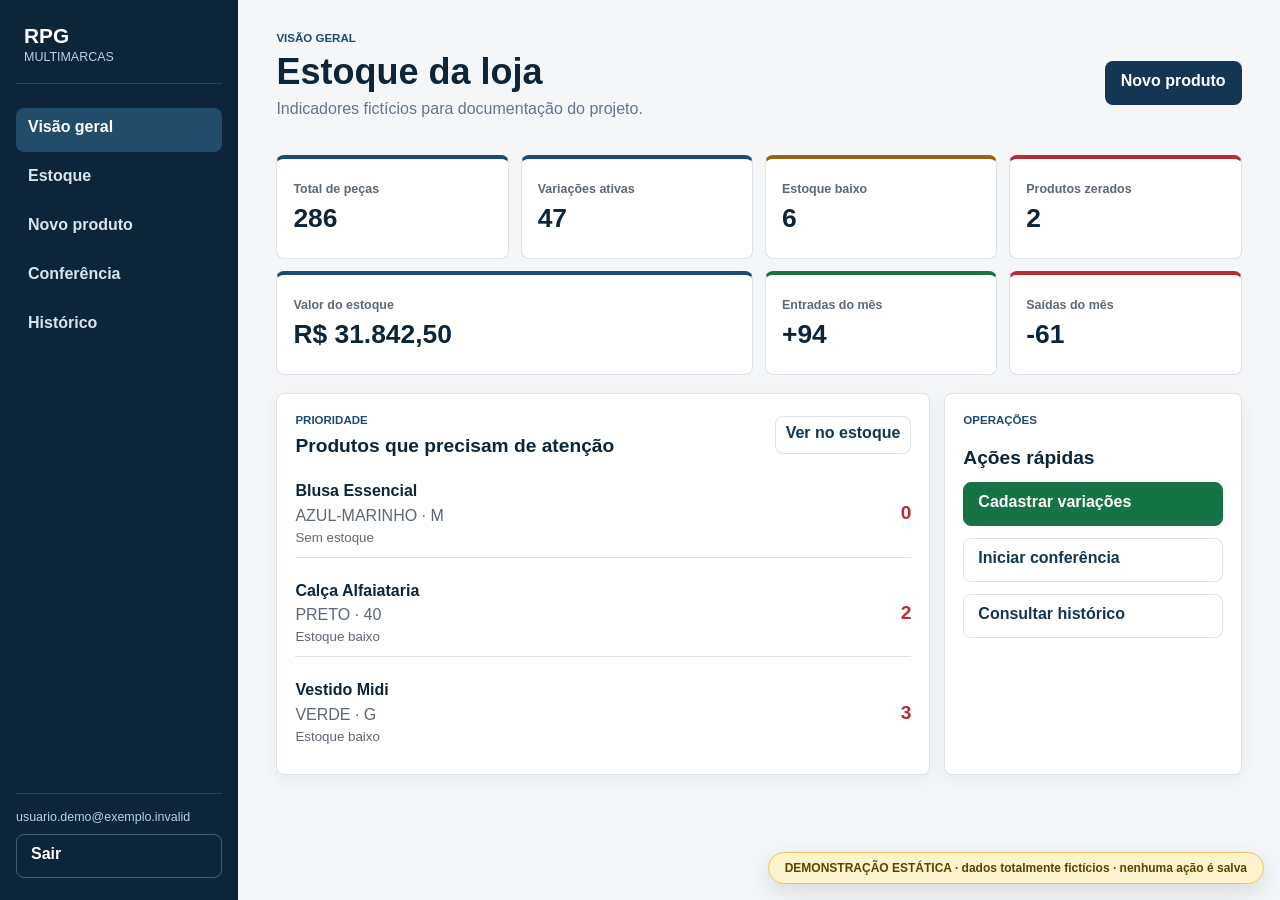
<file: docs/demo.html>
<!DOCTYPE html>
<html lang="pt-BR">
<head>
  <meta charset="UTF-8">
  <meta name="viewport" content="width=device-width, initial-scale=1.0">
  <meta name="robots" content="noindex">
  <title>Demonstração | RPG Multimarcas</title>
  <link rel="stylesheet" href="../css/style.css">
  <style>
    .demo-banner { position: fixed; z-index: 999; right: 16px; bottom: 16px; background: #fff3cd; color: #594400; border: 1px solid #e7c966; border-radius: 999px; padding: 8px 16px; font-size: 12px; font-weight: 800; box-shadow: 0 8px 24px rgba(0,0,0,.12); white-space: nowrap; }
    .demo-nav-link { text-decoration: none; }
    .demo-screen[hidden] { display: none !important; }
    .demo-caption { color: var(--muted-text, #64748b); margin-top: 4px; }
    @media (max-width: 760px) { .demo-banner { top: auto; bottom: 76px; max-width: calc(100% - 24px); white-space: normal; text-align: center; } }
  </style>
</head>
<body>
  <div class="demo-banner">DEMONSTRAÇÃO ESTÁTICA · dados totalmente fictícios · nenhuma ação é salva</div>
  <div class="app-shell">
    <aside class="sidebar">
      <div class="sidebar-brand"><div><strong>RPG</strong><span>Multimarcas</span></div></div>
      <nav class="side-nav" aria-label="Telas da demonstração">
        <a class="nav-button demo-nav-link" data-link="dashboard" href="?tela=dashboard">Visão geral</a>
        <a class="nav-button demo-nav-link" data-link="estoque" href="?tela=estoque">Estoque</a>
        <a class="nav-button demo-nav-link" data-link="cadastro" href="?tela=cadastro">Novo produto</a>
        <a class="nav-button demo-nav-link" data-link="conferencia" href="?tela=conferencia">Conferência</a>
        <a class="nav-button demo-nav-link" data-link="historico" href="?tela=historico">Histórico</a>
      </nav>
      <div class="sidebar-session"><span class="user-email">usuario.demo@exemplo.invalid</span><span class="button ghost-button">Sair</span></div>
    </aside>

    <main class="workspace">
      <header class="mobile-header"><div class="mobile-brand"><span>RPG Multimarcas</span><strong id="demo-page-title">Demonstração</strong></div><span class="button icon-text-button">Sair</span></header>

      <section class="app-section demo-screen" data-screen="dashboard">
        <div class="page-heading"><div><p class="eyebrow">Visão geral</p><h1>Estoque da loja</h1><p class="demo-caption">Indicadores fictícios para documentação do projeto.</p></div><span class="button primary-button">Novo produto</span></div>
        <div class="dashboard-metrics" aria-label="Resumo demonstrativo">
          <article class="summary-metric primary-metric"><span>Total de peças</span><strong>286</strong></article>
          <article class="summary-metric"><span>Variações ativas</span><strong>47</strong></article>
          <article class="summary-metric warning-metric"><span>Estoque baixo</span><strong>6</strong></article>
          <article class="summary-metric danger-metric"><span>Produtos zerados</span><strong>2</strong></article>
          <article class="summary-metric value-metric"><span>Valor do estoque</span><strong>R$ 31.842,50</strong></article>
          <article class="summary-metric success-metric"><span>Entradas do mês</span><strong>+94</strong></article>
          <article class="summary-metric danger-metric"><span>Saídas do mês</span><strong>-61</strong></article>
        </div>
        <div class="dashboard-columns">
          <section class="panel attention-panel"><div class="section-heading"><div><p class="eyebrow">Prioridade</p><h2>Produtos que precisam de atenção</h2></div><span class="button ghost-button compact-button">Ver no estoque</span></div>
            <div class="attention-list">
              <article class="attention-item"><div><h3>Blusa Essencial</h3><p>AZUL-MARINHO · M</p><small>Sem estoque</small></div><span class="attention-count">0</span></article>
              <article class="attention-item"><div><h3>Calça Alfaiataria</h3><p>PRETO · 40</p><small>Estoque baixo</small></div><span class="attention-count">2</span></article>
              <article class="attention-item"><div><h3>Vestido Midi</h3><p>VERDE · G</p><small>Estoque baixo</small></div><span class="attention-count">3</span></article>
            </div>
          </section>
          <section class="panel quick-panel"><p class="eyebrow">Operações</p><h2>Ações rápidas</h2><div class="quick-actions"><span class="button secondary-button">Cadastrar variações</span><span class="button ghost-button">Iniciar conferência</span><span class="button ghost-button">Consultar histórico</span></div></section>
        </div>
      </section>

      <section class="app-section demo-screen" data-screen="estoque" hidden>
        <div class="page-heading stock-heading"><div><p class="eyebrow">Produtos ativos</p><h1>Estoque</h1><p class="demo-caption">Produtos e quantidades fictícios.</p></div><div class="heading-actions"><div class="segmented-control"><span class="active">Individual</span><span>Por modelo</span></div><span class="button primary-button">Novo produto</span></div></div>
        <div class="panel filter-panel"><div class="section-heading"><h2>Pesquisar no estoque inteiro</h2></div><div class="filters global-filters"><label class="wide-field">Produto<input type="search" placeholder="Nome, descrição, cor ou tamanho"></label><label>Categoria<select><option>Todas</option></select></label><label>Cor<select><option>Todas</option></select></label><label>Tamanho<select><option>Todos</option></select></label><label>Situação<select><option>Todos</option></select></label></div></div>
        <div class="products-list">
          <article class="product-card normal"><button class="quantity-button minus">−</button><div class="product-main"><div class="card-top"><div><h3>Camisa Linho</h3><p>Peça leve de manga longa</p><p class="price-line">Venda: <strong>R$ 129,90</strong></p></div></div><div class="tags"><span class="tag">CAMISAS</span><span class="tag">BRANCO</span><span class="tag">M</span></div><p class="stock-line"><strong>14</strong><span>unidades</span><span class="status-badge normal">Normal</span></p></div><button class="quantity-button plus">+</button></article>
          <article class="product-card low"><button class="quantity-button minus">−</button><div class="product-main"><div class="card-top"><div><h3>Calça Alfaiataria</h3><p>Corte reto</p><p class="price-line">Venda: <strong>R$ 189,90</strong></p></div></div><div class="tags"><span class="tag">CALÇAS</span><span class="tag">PRETO</span><span class="tag">40</span></div><p class="stock-line"><strong>2</strong><span>unidades</span><span class="status-badge low">Estoque baixo</span></p></div><button class="quantity-button plus">+</button></article>
          <article class="product-card empty"><button class="quantity-button minus">−</button><div class="product-main"><div class="card-top"><div><h3>Blusa Essencial</h3><p>Malha canelada</p><p class="price-line">Venda: <strong>R$ 79,90</strong></p></div></div><div class="tags"><span class="tag">BLUSAS</span><span class="tag">AZUL-MARINHO</span><span class="tag">M</span></div><p class="stock-line"><strong>0</strong><span>unidades</span><span class="status-badge empty">Sem estoque</span></p></div><button class="quantity-button plus">+</button></article>
        </div>
      </section>

      <section class="app-section demo-screen" data-screen="cadastro" hidden>
        <div class="page-heading"><div><p class="eyebrow">Cadastro rápido</p><h1>Novo produto por variações</h1><p class="demo-caption">Exemplo sem envio ao banco.</p></div></div>
        <section class="panel form-step"><div class="step-title"><span>1</span><h3>Dados do produto</h3></div><div class="form-grid base-product-grid"><label class="wide-field">Nome do produto<input value="Camisa Linho"></label><label>Categoria<input value="CAMISAS"></label><label>Subcategoria<input value="MANGA LONGA"></label><label class="wide-field">Descrição<input value="Peça leve de manga longa"></label><label>Valor de venda<input value="129,90"></label><label>Estoque mínimo<input value="3"></label></div></section>
        <div class="variation-selectors"><section class="panel form-step"><div class="step-title"><span>2</span><h3>Cores</h3></div><div class="token-list"><span class="tag">BRANCO</span><span class="tag">AZUL</span><span class="tag">PRETO</span></div></section><section class="panel form-step"><div class="step-title"><span>3</span><h3>Tamanhos</h3></div><div class="token-list"><span class="tag">P</span><span class="tag">M</span><span class="tag">G</span></div></section></div>
        <section class="panel form-step"><div class="step-title"><span>4</span><h3>Quantidades por variação</h3></div><div class="conference-result-metrics"><div><span>BRANCO · P</span><strong>4</strong></div><div><span>BRANCO · M</span><strong>6</strong></div><div><span>AZUL · M</span><strong>5</strong></div><div><span>PRETO · G</span><strong>3</strong></div></div><div class="form-actions"><span class="button ghost-button">Cancelar</span><span class="button primary-button">Cadastrar variações</span></div></section>
      </section>

      <section class="app-section demo-screen" data-screen="conferencia" hidden>
        <div class="page-heading"><div><p class="eyebrow">Contagem física</p><h1>Conferência de estoque</h1><p class="demo-caption">Fluxo ilustrativo com produtos fictícios.</p></div></div>
        <div class="conference-layout"><div class="panel conference-toolbar"><div><span class="folder-label">Categoria em conferência</span><h2>CAMISAS</h2><span>7 de 12 produtos conferidos</span><div class="progress-track"><span style="width:58%"></span></div></div><label>Localizar produto<input type="search" placeholder="Nome, cor ou tamanho"></label></div>
          <article class="panel conference-item"><div class="conference-item-main"><p class="eyebrow">CAMISAS · Produto 8 de 12</p><h2>Camisa Linho</h2><div class="conference-item-details"><span class="tag">MANGA LONGA</span><span class="tag">Cor: BRANCO</span><span class="tag">Tamanho: M</span></div><p class="conference-system-qty">Quantidade no início da conferência: <strong>14</strong></p></div><label class="conference-count-field">Quantidade encontrada<input type="number" value="13"></label></article>
          <div class="conference-navigation"><span class="button danger-text-button">Cancelar e sair</span><div class="conference-step-actions"><span class="button ghost-button">Anterior</span><span class="button secondary-button">Salvar e próximo</span></div></div>
        </div>
      </section>

      <section class="app-section demo-screen" data-screen="historico" hidden>
        <div class="page-heading"><div><p class="eyebrow">Auditoria</p><h1>Histórico</h1><p class="demo-caption">Movimentações e responsáveis fictícios.</p></div><span class="button ghost-button">Atualizar</span></div>
        <div class="panel filter-panel"><div class="period-shortcuts"><span class="button chip-button">Hoje</span><span class="button chip-button">Esta semana</span><span class="button chip-button">Este mês</span><span class="button chip-button">Todo o período</span></div></div>
        <div class="history-list">
          <article class="history-item"><div class="history-delta negative">-2</div><div class="history-main"><span class="history-type">Venda</span><h3>Camisa Linho</h3><p>BRANCO · M</p><p>Estoque: <strong>16 → 14</strong></p><small>Responsável: Usuário demonstração</small></div><time class="history-date">08/10/2026 · 10:42</time></article>
          <article class="history-item"><div class="history-delta positive">+5</div><div class="history-main"><span class="history-type">Entrada</span><h3>Vestido Midi</h3><p>VERDE · G</p><p>Estoque: <strong>3 → 8</strong></p><small>Responsável: Usuário demonstração</small></div><time class="history-date">08/10/2026 · 09:18</time></article>
          <article class="history-item"><div class="history-delta neutral">0</div><div class="history-main"><span class="history-type">Edição</span><h3>Calça Alfaiataria</h3><p>PRETO · 40</p><p>Estoque: <strong>2 → 2</strong></p><small>Responsável: Usuário demonstração</small></div><time class="history-date">07/10/2026 · 17:05</time></article>
        </div>
      </section>
    </main>

    <nav class="bottom-nav" aria-label="Navegação mobile"><a class="bottom-nav-button demo-nav-link" href="?tela=dashboard">Início</a><a class="bottom-nav-button demo-nav-link" href="?tela=estoque">Estoque</a><a class="bottom-add-button demo-nav-link" href="?tela=cadastro" aria-label="Novo produto">+</a><a class="bottom-nav-button demo-nav-link" href="?tela=historico">Histórico</a><a class="bottom-nav-button demo-nav-link" href="?tela=conferencia">Conferir</a></nav>
  </div>
  <script>
    const validas = ['dashboard', 'estoque', 'cadastro', 'conferencia', 'historico'];
    const solicitada = new URLSearchParams(location.search).get('tela');
    const tela = validas.includes(solicitada) ? solicitada : 'dashboard';
    document.querySelectorAll('[data-screen]').forEach((item) => { item.hidden = item.dataset.screen !== tela; });
    document.querySelectorAll(`[data-link="${tela}"]`).forEach((item) => item.classList.add('active'));
    document.getElementById('demo-page-title').textContent = { dashboard: 'Visão geral', estoque: 'Estoque', cadastro: 'Novo produto', conferencia: 'Conferência', historico: 'Histórico' }[tela];
  </script>
</body>
</html>
</file>
<file: css/style.css>
:root {
  --navy-950: #0c2538;
  --navy-900: #123654;
  --navy-800: #1a4c73;
  --navy-100: #e8f1f8;
  --green-700: #167345;
  --green-100: #e7f6ee;
  --red-700: #b72f35;
  --red-100: #fdebec;
  --amber-700: #96620e;
  --amber-100: #fff3d6;
  --ink: #17212b;
  --muted: #5d6874;
  --line: #dce2e8;
  --surface: #ffffff;
  --canvas: #f4f6f8;
  --soft: #edf1f4;
  --radius: 8px;
  --shadow: 0 8px 24px rgba(18, 54, 84, 0.09);
}

* {
  box-sizing: border-box;
}

html {
  min-height: 100%;
}

body {
  min-height: 100vh;
  margin: 0;
  background: var(--canvas);
  color: var(--ink);
  font-family: Inter, "Segoe UI", Arial, sans-serif;
}

button,
input,
select,
textarea {
  font: inherit;
}

button {
  cursor: pointer;
}

button:disabled {
  cursor: not-allowed;
  opacity: 0.55;
}

h1,
h2,
h3,
p {
  overflow-wrap: anywhere;
}

h1,
h2,
h3 {
  margin: 0;
  color: var(--navy-950);
  letter-spacing: 0;
}

h1 {
  font-size: clamp(1.65rem, 3vw, 2.25rem);
  line-height: 1.12;
}

h2 {
  font-size: 1.2rem;
  line-height: 1.25;
}

h3 {
  font-size: 1rem;
  line-height: 1.3;
}

p {
  line-height: 1.5;
}

label {
  display: grid;
  gap: 7px;
  color: var(--muted);
  font-size: 0.82rem;
  font-weight: 700;
}

input,
select,
textarea {
  width: 100%;
  min-height: 44px;
  border: 1px solid #c8d0d8;
  border-radius: var(--radius);
  background: var(--surface);
  color: var(--ink);
  padding: 10px 12px;
  outline: none;
}

textarea {
  min-height: 84px;
  resize: vertical;
}

input:focus,
select:focus,
textarea:focus {
  border-color: var(--navy-800);
  box-shadow: 0 0 0 3px rgba(26, 76, 115, 0.14);
}

input[aria-invalid="true"],
select[aria-invalid="true"],
textarea[aria-invalid="true"] {
  border-color: var(--red-700);
  box-shadow: 0 0 0 3px rgba(183, 47, 53, 0.12);
}

.button,
.icon-button,
.quantity-button,
.nav-button,
.bottom-nav-button,
.bottom-add-button,
.segmented-control button {
  min-height: 44px;
  border: 0;
  border-radius: var(--radius);
  font-weight: 750;
}

.primary-button {
  background: var(--navy-900);
  color: #fff;
  padding: 11px 16px;
}

.primary-button:hover {
  background: var(--navy-800);
}

.secondary-button {
  border: 1px solid var(--green-700);
  background: var(--green-700);
  color: #fff;
  padding: 10px 14px;
}

.ghost-button {
  border: 1px solid var(--line);
  background: var(--surface);
  color: var(--navy-900);
  padding: 10px 14px;
}

.ghost-button:hover,
.chip-button:hover {
  background: var(--navy-100);
}

.text-button,
.danger-text-button {
  background: transparent;
  padding: 8px 10px;
}

.text-button {
  color: var(--navy-800);
}

.danger-text-button {
  color: var(--red-700);
}

.compact-button {
  min-height: 38px;
  padding: 7px 10px;
}

.icon-button {
  width: 44px;
  flex: 0 0 44px;
  background: var(--soft);
  color: var(--navy-900);
  font-size: 1.4rem;
}

.eyebrow,
.brand-kicker {
  margin: 0 0 5px;
  color: var(--navy-800);
  font-size: 0.72rem;
  font-weight: 800;
  text-transform: uppercase;
}

.danger-eyebrow {
  color: var(--red-700);
}

.login-view {
  min-height: 100vh;
  display: grid;
  place-items: center;
  padding: 24px;
  background: var(--canvas);
}

.login-panel {
  width: min(100%, 430px);
  padding: 30px;
  border: 1px solid var(--line);
  border-top: 5px solid var(--navy-900);
  border-radius: var(--radius);
  background: var(--surface);
  box-shadow: var(--shadow);
}

.login-brand {
  min-height: 78px;
  display: flex;
  align-items: center;
  gap: 16px;
}

.brand-logo {
  max-width: 150px;
  max-height: 48px;
  object-fit: contain;
}

.login-logo {
  max-width: 180px;
  max-height: 76px;
}

.login-form {
  display: grid;
  gap: 15px;
  margin-top: 28px;
}

.notice {
  margin: 16px 0 0;
  padding: 12px;
  border-radius: var(--radius);
  font-size: 0.88rem;
  font-weight: 700;
}

.notice.warning {
  background: var(--amber-100);
  color: var(--amber-700);
}

.app-shell {
  min-height: 100vh;
  display: grid;
  grid-template-columns: 238px minmax(0, 1fr);
}

.sidebar {
  position: sticky;
  top: 0;
  height: 100vh;
  display: grid;
  grid-template-rows: auto 1fr auto;
  gap: 24px;
  padding: 22px 16px;
  background: var(--navy-950);
  color: #fff;
}

.sidebar-brand {
  min-height: 62px;
  display: flex;
  align-items: center;
  gap: 10px;
  padding: 0 8px 18px;
  border-bottom: 1px solid rgba(255, 255, 255, 0.14);
}

.sidebar-brand strong,
.sidebar-brand span {
  display: block;
}

.sidebar-brand strong {
  font-size: 1.3rem;
}

.sidebar-brand span {
  margin-top: 2px;
  color: #bdd0df;
  font-size: 0.78rem;
  text-transform: uppercase;
}

.sidebar .brand-logo {
  filter: brightness(0) invert(1);
}

.side-nav {
  display: grid;
  align-content: start;
  gap: 5px;
}

.nav-button {
  width: 100%;
  background: transparent;
  color: #d9e5ed;
  padding: 10px 12px;
  text-align: left;
}

.nav-button:hover,
.nav-button.active {
  background: #214c6a;
  color: #fff;
}

.nav-command {
  margin: 8px 0;
  background: var(--green-700);
  color: #fff;
}

.sidebar-session {
  display: grid;
  gap: 10px;
  padding-top: 16px;
  border-top: 1px solid rgba(255, 255, 255, 0.14);
}

.sidebar-session .user-email {
  overflow: hidden;
  color: #bdd0df;
  font-size: 0.78rem;
  text-overflow: ellipsis;
  white-space: nowrap;
}

.sidebar-session .ghost-button {
  border-color: rgba(255, 255, 255, 0.25);
  background: transparent;
  color: #fff;
}

.workspace {
  width: min(100%, 1440px);
  min-width: 0;
  padding: 30px clamp(18px, 3vw, 42px) 48px;
}

.mobile-header,
.bottom-nav {
  display: none;
}

.app-section,
.stock-stack {
  display: grid;
  gap: 18px;
}

.page-heading,
.section-heading,
.folder-heading,
.heading-actions,
.form-actions,
.conference-navigation {
  display: flex;
  align-items: center;
  justify-content: space-between;
  gap: 12px;
}

.heading-actions {
  justify-content: flex-end;
}

.conference-step-actions {
  display: flex;
  align-items: center;
  gap: 12px;
}

.panel {
  padding: 18px;
  border: 1px solid var(--line);
  border-radius: var(--radius);
  background: var(--surface);
  box-shadow: 0 5px 16px rgba(18, 54, 84, 0.05);
}

.dashboard-metrics {
  display: grid;
  grid-template-columns: repeat(4, minmax(150px, 1fr));
  gap: 12px;
}

.summary-metric {
  min-height: 104px;
  display: grid;
  align-content: center;
  gap: 7px;
  padding: 16px;
  border: 1px solid var(--line);
  border-top: 4px solid var(--navy-800);
  border-radius: var(--radius);
  background: var(--surface);
}

.summary-metric span {
  color: var(--muted);
  font-size: 0.78rem;
  font-weight: 700;
}

.summary-metric strong {
  color: var(--navy-950);
  font-size: 1.65rem;
}

.value-metric {
  grid-column: span 2;
}

.success-metric {
  border-top-color: var(--green-700);
}

.warning-metric {
  border-top-color: var(--amber-700);
}

.danger-metric {
  border-top-color: var(--red-700);
}

.dashboard-columns {
  display: grid;
  grid-template-columns: minmax(0, 1.65fr) minmax(260px, 0.75fr);
  gap: 14px;
}

.attention-panel,
.quick-panel,
.quick-actions,
.attention-list {
  display: grid;
  gap: 12px;
}

.quick-panel {
  align-content: start;
}

.attention-item {
  display: grid;
  grid-template-columns: minmax(0, 1fr) auto;
  gap: 8px;
  padding: 11px 0;
  border-bottom: 1px solid var(--line);
}

.attention-item:last-child {
  border-bottom: 0;
}

.attention-item p,
.attention-item small {
  margin: 2px 0 0;
  color: var(--muted);
}

.attention-count {
  align-self: center;
  min-width: 40px;
  color: var(--red-700);
  font-size: 1.2rem;
  font-weight: 850;
  text-align: right;
}

.segmented-control {
  display: grid;
  grid-template-columns: repeat(2, minmax(92px, 1fr));
  padding: 3px;
  border: 1px solid var(--line);
  border-radius: var(--radius);
  background: var(--soft);
}

.segmented-control button {
  min-height: 36px;
  background: transparent;
  color: var(--muted);
  padding: 7px 10px;
}

.segmented-control button.active {
  background: var(--surface);
  color: var(--navy-950);
  box-shadow: 0 2px 7px rgba(18, 54, 84, 0.12);
}

.full-segmented {
  margin-top: 7px;
}

.filter-panel,
.category-content {
  display: grid;
  gap: 14px;
}

.filters {
  display: grid;
  grid-template-columns: repeat(5, minmax(130px, 1fr));
  gap: 10px;
  align-items: end;
}

.global-filters {
  grid-template-columns: repeat(6, minmax(120px, 1fr));
}

.history-filters {
  grid-template-columns: repeat(6, minmax(120px, 1fr));
}

.wide-field {
  grid-column: span 2;
}

.category-search-field,
.standalone-search {
  max-width: 540px;
}

.category-list {
  display: grid;
  grid-template-columns: repeat(auto-fit, minmax(210px, 1fr));
  gap: 12px;
}

.category-card {
  min-height: 126px;
  display: grid;
  align-content: space-between;
  gap: 9px;
  padding: 15px;
  border: 1px solid var(--line);
  border-left: 5px solid var(--navy-800);
  border-radius: var(--radius);
  background: var(--surface);
  color: var(--ink);
  text-align: left;
  box-shadow: var(--shadow);
}

.category-card:hover,
.category-card:focus-visible {
  border-color: var(--navy-800);
  box-shadow: 0 0 0 3px rgba(26, 76, 115, 0.12), var(--shadow);
}

.category-card strong {
  color: var(--navy-950);
  font-size: 1.05rem;
}

.category-card span,
.category-card small {
  color: var(--muted);
  font-size: 0.82rem;
  font-weight: 700;
}

.folder-label {
  width: max-content;
  padding: 4px 7px;
  border-radius: 999px;
  background: var(--navy-100);
  color: var(--navy-900) !important;
  font-size: 0.7rem !important;
  text-transform: uppercase;
}

.products-list,
.history-list,
.difference-list {
  display: grid;
  gap: 11px;
}

.product-card {
  display: grid;
  grid-template-columns: 52px minmax(0, 1fr) 52px;
  gap: 11px;
  align-items: center;
  min-height: 118px;
  padding: 14px;
  border: 1px solid var(--line);
  border-left: 5px solid var(--green-700);
  border-radius: var(--radius);
  background: var(--surface);
  box-shadow: 0 5px 16px rgba(18, 54, 84, 0.06);
}

.product-card.low {
  border-left-color: var(--amber-700);
}

.product-card.empty {
  border-left-color: var(--red-700);
}

.product-card.archived {
  grid-template-columns: minmax(0, 1fr) auto;
  border-left-color: var(--muted);
  opacity: 0.9;
}

.quantity-button {
  width: 50px;
  height: 56px;
  display: grid;
  place-items: center;
  color: #fff;
  font-size: 1.65rem;
}

.quantity-button.minus {
  background: var(--red-700);
}

.quantity-button.plus {
  background: var(--green-700);
}

.product-main {
  min-width: 0;
  display: grid;
  gap: 8px;
}

.card-top {
  display: grid;
  grid-template-columns: minmax(0, 1fr) auto;
  gap: 8px;
  align-items: start;
}

.card-top p,
.stock-line,
.model-summary p,
.variant-info p {
  margin: 3px 0 0;
  color: var(--muted);
  font-size: 0.86rem;
}

.price-line strong {
  color: var(--green-700);
}

.tags {
  display: flex;
  flex-wrap: wrap;
  gap: 6px;
}

.tag,
.status-badge,
.history-type {
  max-width: 100%;
  padding: 4px 7px;
  border-radius: 999px;
  font-size: 0.72rem;
  font-weight: 800;
}

.tag {
  background: var(--soft);
  color: var(--muted);
}

.stock-line {
  display: flex;
  align-items: baseline;
  flex-wrap: wrap;
  gap: 6px;
}

.stock-line strong {
  color: var(--navy-950);
  font-size: 1.35rem;
}

.status-badge.normal {
  background: var(--green-100);
  color: var(--green-700);
}

.status-badge.low {
  background: var(--amber-100);
  color: var(--amber-700);
}

.status-badge.empty {
  background: var(--red-100);
  color: var(--red-700);
}

.card-menu {
  position: relative;
}

.card-menu summary {
  width: 40px;
  height: 40px;
  display: grid;
  place-items: center;
  border-radius: var(--radius);
  background: var(--soft);
  color: var(--navy-900);
  font-size: 1.35rem;
  font-weight: 900;
  list-style: none;
  cursor: pointer;
}

.card-menu summary::-webkit-details-marker {
  display: none;
}

.menu-content {
  position: absolute;
  top: 44px;
  right: 0;
  z-index: 5;
  width: 194px;
  display: grid;
  gap: 3px;
  padding: 6px;
  border: 1px solid var(--line);
  border-radius: var(--radius);
  background: var(--surface);
  box-shadow: var(--shadow);
}

.menu-content button {
  min-height: 40px;
  border: 0;
  border-radius: 6px;
  background: transparent;
  color: var(--ink);
  padding: 8px 10px;
  text-align: left;
  font-weight: 700;
}

.menu-content button:hover {
  background: var(--soft);
}

.menu-content .danger-menu-item {
  color: var(--red-700);
}

.model-card {
  border: 1px solid var(--line);
  border-left: 5px solid var(--navy-800);
  border-radius: var(--radius);
  background: var(--surface);
  box-shadow: 0 5px 16px rgba(18, 54, 84, 0.06);
}

.model-card.low {
  border-left-color: var(--amber-700);
}

.model-card.empty {
  border-left-color: var(--red-700);
}

.model-card > summary {
  display: grid;
  grid-template-columns: minmax(0, 1fr) auto;
  gap: 12px;
  padding: 16px;
  list-style: none;
  cursor: pointer;
}

.model-card > summary::-webkit-details-marker {
  display: none;
}

.model-total {
  align-self: center;
  color: var(--navy-950);
  font-size: 1.25rem;
  font-weight: 850;
  text-align: right;
}

.model-total small {
  color: var(--muted);
  font-size: 0.72rem;
}

.model-variants {
  display: grid;
  gap: 8px;
  padding: 0 16px 16px;
}

.variant-row {
  display: grid;
  grid-template-columns: minmax(0, 1fr) repeat(4, auto);
  gap: 8px;
  align-items: center;
  padding: 10px;
  border: 1px solid var(--line);
  border-radius: 6px;
  background: #fafcfd;
}

.variant-qty {
  min-width: 42px;
  color: var(--navy-950);
  font-size: 1rem;
  font-weight: 850;
  text-align: center;
}

.variant-action {
  width: 40px;
  min-height: 40px;
  border: 0;
  border-radius: 6px;
  color: #fff;
  font-size: 1.15rem;
  font-weight: 850;
}

.variant-action.minus {
  background: var(--red-700);
}

.variant-action.plus {
  background: var(--green-700);
}

.variant-menu-button {
  width: 40px;
  min-height: 40px;
  border: 1px solid var(--line);
  border-radius: 6px;
  background: var(--surface);
  color: var(--navy-900);
  font-weight: 850;
}

.period-shortcuts {
  display: flex;
  flex-wrap: wrap;
  gap: 7px;
}

.chip-button {
  min-height: 36px;
  border: 1px solid var(--line);
  background: var(--surface);
  color: var(--navy-900);
  padding: 7px 10px;
}

.chip-button.active {
  border-color: var(--navy-900);
  background: var(--navy-100);
}

.history-item {
  display: grid;
  grid-template-columns: auto minmax(0, 1fr) auto;
  gap: 12px;
  align-items: start;
  padding: 14px;
  border: 1px solid var(--line);
  border-radius: var(--radius);
  background: var(--surface);
}

.history-delta {
  min-width: 68px;
  font-size: 1.1rem;
  font-weight: 850;
}

.history-delta.positive {
  color: var(--green-700);
}

.history-delta.negative {
  color: var(--red-700);
}

.history-delta.neutral {
  color: var(--muted);
}

.history-main {
  min-width: 0;
  display: grid;
  gap: 5px;
}

.history-main p,
.history-main small,
.history-date {
  margin: 0;
  color: var(--muted);
  font-size: 0.82rem;
}

.history-type {
  width: max-content;
  background: var(--navy-100);
  color: var(--navy-900);
}

.history-date {
  text-align: right;
}

.load-more-button {
  justify-self: center;
  min-width: 180px;
}

.conference-start {
  display: grid;
  gap: 14px;
}

.conference-category-heading {
  display: flex;
  align-items: center;
  justify-content: space-between;
  gap: 18px;
}

.conference-category-heading p {
  margin: 5px 0 0;
  color: var(--muted);
}

.conference-category-card {
  border-left-color: var(--green-700);
}

.conference-category-card .folder-label {
  background: var(--green-100);
  color: var(--green-700) !important;
}

.conference-layout {
  display: grid;
  gap: 14px;
}

.conference-toolbar {
  display: grid;
  grid-template-columns: minmax(220px, 1fr) minmax(230px, 0.8fr);
  gap: 18px;
  align-items: end;
}

.conference-toolbar span {
  color: var(--navy-950);
  font-weight: 800;
}

.conference-toolbar h2 {
  margin: 8px 0 10px;
  font-size: 1.2rem;
}

.progress-track {
  height: 8px;
  margin-top: 9px;
  overflow: hidden;
  border-radius: 999px;
  background: var(--soft);
}

.progress-track span {
  display: block;
  width: 0;
  height: 100%;
  background: var(--green-700);
  transition: width 180ms ease;
}

.conference-item {
  min-height: 250px;
  display: grid;
  align-content: center;
  gap: 14px;
}

.conference-item-main {
  display: grid;
  gap: 7px;
  text-align: center;
}

.conference-item-details {
  display: flex;
  flex-wrap: wrap;
  justify-content: center;
  gap: 7px;
}

.conference-system-qty {
  color: var(--muted);
}

.conference-system-qty strong {
  color: var(--navy-950);
  font-size: 1.3rem;
}

.conference-count-field {
  width: min(100%, 260px);
  margin: 0 auto;
}

.conference-result-metrics {
  display: grid;
  grid-template-columns: repeat(3, 1fr);
  gap: 10px;
  margin: 14px 0;
}

.conference-result-metrics div {
  padding: 12px;
  border: 1px solid var(--line);
  border-radius: var(--radius);
  background: var(--canvas);
}

.conference-result-metrics span,
.conference-result-metrics strong {
  display: block;
}

.conference-result-metrics span {
  color: var(--muted);
  font-size: 0.76rem;
}

.conference-result-metrics strong {
  margin-top: 4px;
  color: var(--navy-950);
  font-size: 1.25rem;
}

.difference-item {
  display: grid;
  grid-template-columns: minmax(0, 1fr) auto;
  gap: 10px;
  padding: 10px 0;
  border-bottom: 1px solid var(--line);
}

.difference-item p {
  margin: 2px 0 0;
  color: var(--muted);
  font-size: 0.82rem;
}

.difference-value {
  align-self: center;
  color: var(--red-700);
  font-weight: 850;
}

.empty-state,
.matrix-placeholder {
  margin: 0;
  padding: 24px;
  border: 1px dashed #bcc6cf;
  border-radius: var(--radius);
  background: var(--surface);
  color: var(--muted);
  text-align: center;
}

.toast {
  position: fixed;
  right: 18px;
  bottom: 18px;
  z-index: 100;
  max-width: min(92vw, 440px);
  padding: 13px 15px;
  border-radius: var(--radius);
  background: var(--navy-950);
  color: #fff;
  box-shadow: var(--shadow);
  opacity: 0;
  pointer-events: none;
  transform: translateY(16px);
  transition: 160ms ease;
}

.toast.show {
  opacity: 1;
  transform: translateY(0);
}

.toast.success {
  background: var(--green-700);
}

.toast.error {
  background: var(--red-700);
}

.loading-overlay {
  position: fixed;
  inset: 0;
  z-index: 90;
  display: grid;
  place-items: center;
  background: rgba(244, 246, 248, 0.78);
}

.loading-box {
  min-width: 170px;
  display: flex;
  align-items: center;
  justify-content: center;
  gap: 10px;
  padding: 16px 20px;
  border: 1px solid var(--line);
  border-radius: var(--radius);
  background: var(--surface);
  color: var(--navy-950);
  font-weight: 800;
  box-shadow: var(--shadow);
}

.spinner {
  width: 18px;
  height: 18px;
  border: 3px solid var(--line);
  border-top-color: var(--navy-800);
  border-radius: 50%;
  animation: spin 700ms linear infinite;
}

@keyframes spin {
  to { transform: rotate(360deg); }
}

.modal {
  width: min(94vw, 650px);
  max-height: 94vh;
  border: 0;
  border-radius: var(--radius);
  padding: 0;
  box-shadow: 0 18px 56px rgba(12, 37, 56, 0.28);
}

.large-modal {
  width: min(96vw, 980px);
}

.modal::backdrop {
  background: rgba(12, 37, 56, 0.58);
}

.modal-panel {
  display: grid;
  gap: 17px;
  max-height: 94vh;
  overflow-y: auto;
  padding: 20px;
  background: var(--surface);
}

.modal-header {
  display: flex;
  align-items: start;
  justify-content: space-between;
  gap: 12px;
}

.form-step {
  display: grid;
  gap: 13px;
  padding: 15px;
  border: 1px solid var(--line);
  border-radius: var(--radius);
  background: #fbfcfd;
}

.step-title {
  display: flex;
  align-items: center;
  gap: 9px;
}

.step-title > span {
  width: 28px;
  height: 28px;
  display: grid;
  place-items: center;
  border-radius: 50%;
  background: var(--navy-900);
  color: #fff;
  font-size: 0.78rem;
  font-weight: 850;
}

.form-grid {
  display: grid;
  grid-template-columns: repeat(2, minmax(0, 1fr));
  gap: 12px;
}

.base-product-grid {
  grid-template-columns: repeat(4, minmax(0, 1fr));
}

.variation-selectors {
  display: grid;
  grid-template-columns: repeat(2, minmax(0, 1fr));
  gap: 12px;
}

.token-entry {
  display: grid;
  grid-template-columns: minmax(0, 1fr) auto;
  gap: 8px;
}

.token-list,
.option-chips {
  display: flex;
  flex-wrap: wrap;
  gap: 7px;
}

.token,
.option-chip {
  min-height: 34px;
  border: 1px solid var(--line);
  border-radius: 999px;
  padding: 6px 10px;
  font-size: 0.78rem;
  font-weight: 800;
}

.token {
  display: inline-flex;
  align-items: center;
  gap: 7px;
  background: var(--navy-100);
  color: var(--navy-950);
}

.token button {
  width: 22px;
  height: 22px;
  border: 0;
  border-radius: 50%;
  background: var(--surface);
  color: var(--red-700);
  font-weight: 850;
}

.option-chip {
  background: var(--surface);
  color: var(--muted);
}

.option-chip.selected {
  border-color: var(--green-700);
  background: var(--green-100);
  color: var(--green-700);
}

.matrix-scroll {
  max-width: 100%;
  overflow-x: auto;
  border: 1px solid var(--line);
  border-radius: var(--radius);
}

.variation-matrix {
  width: 100%;
  min-width: 540px;
  border-collapse: collapse;
}

.variation-matrix th,
.variation-matrix td {
  padding: 9px;
  border-bottom: 1px solid var(--line);
  border-right: 1px solid var(--line);
  text-align: center;
}

.variation-matrix th {
  background: var(--soft);
  color: var(--navy-950);
  font-size: 0.78rem;
}

.variation-matrix th:first-child {
  position: sticky;
  left: 0;
  z-index: 2;
  min-width: 130px;
}

.variation-matrix td:first-child {
  position: sticky;
  left: 0;
  z-index: 1;
  background: var(--surface);
  color: var(--navy-950);
  font-weight: 800;
}

.variation-matrix input {
  width: 76px;
  min-height: 40px;
  padding: 7px;
  text-align: center;
}

.form-error {
  margin: 0;
  color: var(--red-700);
  font-size: 0.86rem;
  font-weight: 800;
}

.split-actions {
  align-items: center;
}

.split-actions > div {
  display: flex;
  gap: 9px;
}

.multi-product-list,
.row-tools,
.duplicate-list {
  display: grid;
  gap: 11px;
}

.row-tools {
  grid-template-columns: repeat(2, max-content);
}

.product-form-card {
  display: grid;
  gap: 12px;
  padding: 14px;
  border: 1px solid var(--line);
  border-radius: var(--radius);
  background: #fbfcfd;
}

.product-form-card.has-error {
  border-color: var(--red-700);
}

.product-form-header {
  display: flex;
  align-items: center;
  justify-content: space-between;
  gap: 10px;
}

.duplicate-item {
  padding: 12px;
  border: 1px solid var(--line);
  border-left: 4px solid var(--amber-700);
  border-radius: var(--radius);
}

.duplicate-item p {
  margin: 4px 0 0;
  color: var(--muted);
  font-size: 0.86rem;
}

.duplicate-item.archived {
  border-left-color: var(--red-700);
}

.movement-product,
.movement-preview {
  padding: 12px;
  border-radius: var(--radius);
  background: var(--soft);
}

.movement-product p,
.movement-preview p {
  margin: 3px 0 0;
  color: var(--muted);
}

.movement-preview {
  display: grid;
  grid-template-columns: repeat(3, 1fr);
  gap: 8px;
  text-align: center;
}

.movement-preview span,
.movement-preview strong {
  display: block;
}

.movement-preview span {
  color: var(--muted);
  font-size: 0.72rem;
}

.movement-preview strong {
  margin-top: 4px;
  color: var(--navy-950);
  font-size: 1.2rem;
}

.field-label {
  color: var(--muted);
  font-size: 0.82rem;
  font-weight: 700;
}

[hidden] {
  display: none !important;
}

@media (max-width: 1120px) {
  .dashboard-metrics {
    grid-template-columns: repeat(3, minmax(145px, 1fr));
  }

  .global-filters,
  .history-filters {
    grid-template-columns: repeat(3, minmax(130px, 1fr));
  }

  .base-product-grid {
    grid-template-columns: repeat(2, minmax(0, 1fr));
  }
}

@media (max-width: 900px) {
  .app-shell {
    grid-template-columns: 198px minmax(0, 1fr);
  }

  .dashboard-columns,
  .variation-selectors {
    grid-template-columns: 1fr;
  }

  .dashboard-metrics {
    grid-template-columns: repeat(2, minmax(145px, 1fr));
  }

  .filters,
  .global-filters,
  .history-filters {
    grid-template-columns: repeat(2, minmax(0, 1fr));
  }

  .conference-toolbar {
    grid-template-columns: 1fr;
  }
}

@media (max-width: 760px) {
  body {
    padding-bottom: calc(68px + env(safe-area-inset-bottom));
  }

  .app-shell {
    display: block;
  }

  .sidebar {
    display: none;
  }

  .workspace {
    width: 100%;
    padding: 0 14px 24px;
  }

  .mobile-header {
    min-height: 66px;
    display: flex;
    align-items: center;
    justify-content: space-between;
    gap: 12px;
    margin: 0 -14px 20px;
    padding: 10px 14px;
    border-bottom: 1px solid var(--line);
    background: var(--surface);
  }

  .mobile-brand span,
  .mobile-brand strong {
    display: block;
  }

  .mobile-brand span {
    color: var(--navy-800);
    font-size: 0.7rem;
    font-weight: 800;
    text-transform: uppercase;
  }

  .mobile-brand strong {
    margin-top: 2px;
    color: var(--navy-950);
  }

  .icon-text-button {
    min-height: 38px;
    border: 1px solid var(--line);
    background: var(--surface);
    color: var(--navy-900);
    padding: 7px 10px;
  }

  .bottom-nav {
    position: fixed;
    right: 0;
    bottom: 0;
    left: 0;
    z-index: 50;
    min-height: calc(64px + env(safe-area-inset-bottom));
    display: grid;
    grid-template-columns: repeat(5, 1fr);
    align-items: start;
    padding: 7px 6px env(safe-area-inset-bottom);
    border-top: 1px solid var(--line);
    background: var(--surface);
    box-shadow: 0 -7px 18px rgba(18, 54, 84, 0.08);
  }

  .bottom-nav-button {
    min-width: 0;
    min-height: 48px;
    background: transparent;
    color: var(--muted);
    padding: 7px 3px;
    font-size: 0.68rem;
  }

  .bottom-nav-button.active {
    color: var(--navy-900);
    background: var(--navy-100);
  }

  .bottom-add-button {
    width: 52px;
    height: 52px;
    min-height: 52px;
    justify-self: center;
    margin-top: -18px;
    border-radius: 50%;
    background: var(--green-700);
    color: #fff;
    font-size: 1.8rem;
    box-shadow: 0 6px 15px rgba(22, 115, 69, 0.3);
  }

  .page-heading,
  .heading-actions,
  .conference-category-heading {
    align-items: stretch;
    flex-direction: column;
  }

  .heading-actions {
    width: 100%;
  }

  .heading-actions .segmented-control,
  .heading-actions .primary-button {
    width: 100%;
  }

  .summary-metric {
    min-height: 92px;
  }

  .primary-metric,
  .value-metric {
    grid-column: span 2;
  }

  .product-card {
    grid-template-columns: 48px minmax(0, 1fr) 48px;
    gap: 8px;
    padding: 11px;
  }

  .quantity-button {
    width: 46px;
    height: 58px;
  }

  .history-item {
    grid-template-columns: auto minmax(0, 1fr);
  }

  .history-date {
    grid-column: 2;
    text-align: left;
  }

  .modal,
  .large-modal {
    width: 100vw;
    max-width: 100vw;
    max-height: 100dvh;
    margin: auto 0 0;
    border-radius: var(--radius) var(--radius) 0 0;
  }

  .modal-panel {
    max-height: 96dvh;
    padding: 16px;
  }
}

@media (max-width: 520px) {
  .login-view {
    padding: 14px;
  }

  .login-panel {
    padding: 22px;
  }

  .dashboard-metrics,
  .filters,
  .global-filters,
  .history-filters,
  .form-grid,
  .base-product-grid,
  .conference-result-metrics {
    grid-template-columns: 1fr;
  }

  .primary-metric,
  .value-metric,
  .wide-field {
    grid-column: auto;
  }

  .section-heading,
  .folder-heading,
  .split-actions,
  .form-actions,
  .conference-navigation,
  .conference-step-actions {
    align-items: stretch;
    flex-direction: column;
  }

  .form-actions .button,
  .split-actions > div,
  .split-actions > div .button,
  .conference-navigation .button,
  .conference-step-actions {
    width: 100%;
  }

  .split-actions > div {
    display: grid;
  }

  .row-tools {
    grid-template-columns: 1fr;
  }

  .product-card {
    grid-template-columns: 44px minmax(0, 1fr) 44px;
    gap: 6px;
    padding: 10px 8px;
  }

  .quantity-button {
    width: 42px;
    height: 60px;
  }

  .card-top {
    grid-template-columns: minmax(0, 1fr) 40px;
  }

  .variant-row {
    grid-template-columns: repeat(4, minmax(38px, 1fr));
    padding: 8px;
  }

  .variant-info {
    grid-column: 1 / -1;
  }

  .variant-action,
  .variant-menu-button {
    width: 100%;
  }

  .movement-preview {
    grid-template-columns: 1fr;
    text-align: left;
  }
}
</file>
